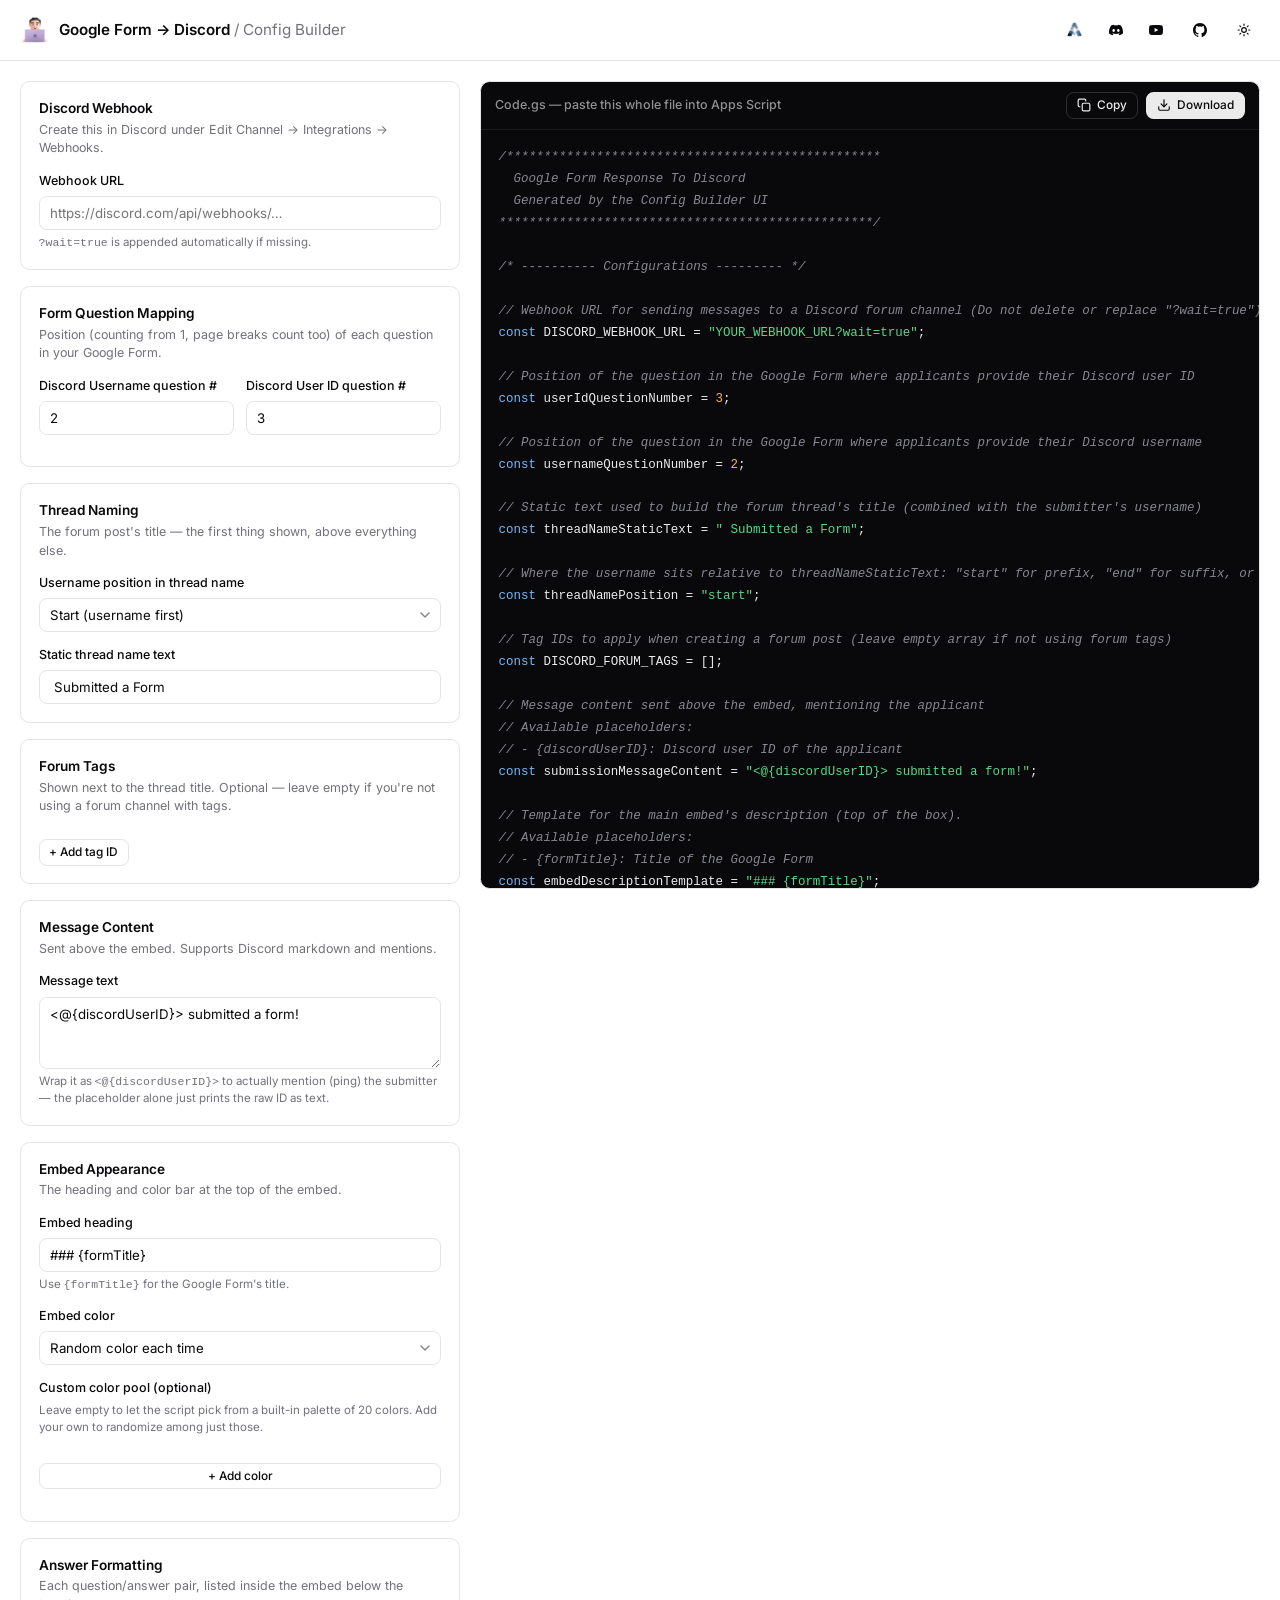
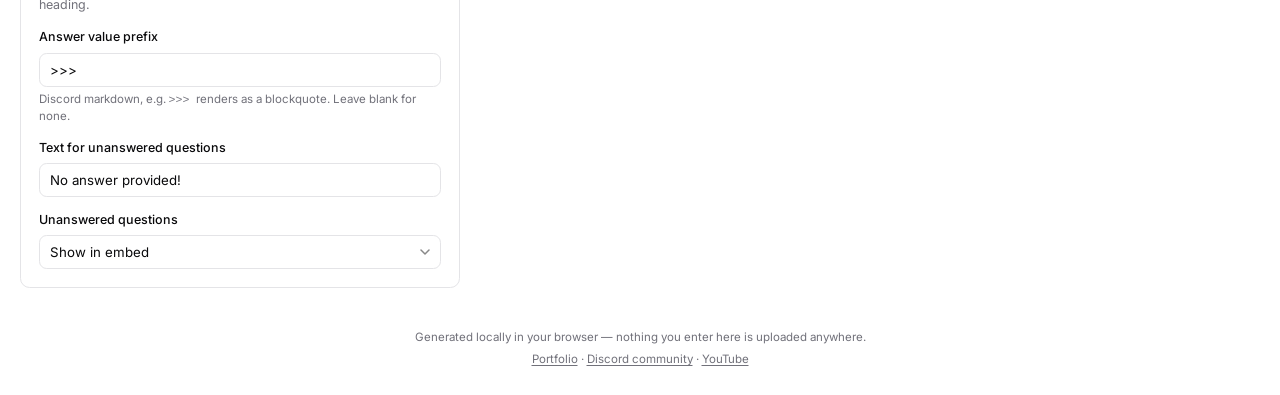
<file: index.html>
<!doctype html>
<html lang="en">
<head>
<meta charset="UTF-8" />
<meta name="viewport" content="width=device-width, initial-scale=1" />
<title>Google Form → Discord Config Builder — Generate Your Apps Script</title>
<meta name="description" content="Fill in your settings and get a ready-to-paste Google Apps Script file for sending Google Form responses to Discord as rich embeds, with forum thread support." />
<meta name="robots" content="index, follow" />
<meta name="author" content="Mourya Abhay Amarjeet" />
<meta name="keywords" content="Google Form to Discord, Discord webhook, Google Apps Script, Discord forum bot, Discord embed generator, Config Builder" />
<link rel="canonical" href="https://mouryaabhay.github.io/Google-Form-Response-To-Discord/" />

<meta property="og:type" content="website" />
<meta property="og:title" content="Google Form → Discord — Config Builder" />
<meta property="og:description" content="Fill in your settings and get a ready-to-paste Google Apps Script file for sending Google Form responses to Discord as rich embeds, with forum thread support." />
<meta property="og:url" content="https://mouryaabhay.github.io/Google-Form-Response-To-Discord/" />
<meta property="og:site_name" content="Google Form → Discord" />
<meta property="og:image" content="[data-uri]" />

<meta name="twitter:card" content="summary" />
<meta name="twitter:title" content="Google Form → Discord — Config Builder" />
<meta name="twitter:description" content="Fill in your settings and get a ready-to-paste Google Apps Script file for sending Google Form responses to Discord." />
<meta name="twitter:image" content="[data-uri]" />

<meta name="theme-color" content="#0a0a0f" media="(prefers-color-scheme: dark)" />
<meta name="theme-color" content="#ffffff" media="(prefers-color-scheme: light)" />
<link rel="icon" type="image/png" href="[data-uri]" />

<link rel="preconnect" href="https://fonts.googleapis.com" />
<link rel="preconnect" href="https://fonts.gstatic.com" crossorigin />
<link href="https://fonts.googleapis.com/css2?family=Inter:wght@400;500;600;700&display=swap" rel="stylesheet" />
<link rel="stylesheet" href="style.css" />
</head>
<body>

<header class="topbar">
  <div class="topbar-title">
    <img class="mark" src="[data-uri]" alt="" />
    <span>Google Form → Discord <span style="color:hsl(var(--muted-foreground));font-weight:400;">/ Config Builder</span></span>
  </div>
  <div class="topbar-actions">
    <a class="btn btn-ghost btn-icon social-link" href="https://mouryaabhay.vercel.app" target="_blank" rel="noopener" aria-label="Portfolio" data-tooltip="Portfolio">
      <img class="icon-img" src="[data-uri]" alt="Portfolio" />
    </a>
    <a class="btn btn-ghost btn-icon social-link" href="https://discord.com/invite/E4KRWJW49B" target="_blank" rel="noopener" aria-label="Discord community" data-tooltip="Discord community">
      <svg viewBox="0 0 24 24" fill="currentColor"><path d="M20.317 4.369a19.8 19.8 0 0 0-4.885-1.515.07.07 0 0 0-.075.035c-.211.375-.444.864-.608 1.25a18.3 18.3 0 0 0-5.487 0 12.6 12.6 0 0 0-.617-1.25.077.077 0 0 0-.075-.035 19.74 19.74 0 0 0-4.886 1.515.07.07 0 0 0-.032.027C.533 9.045-.32 13.579.099 18.057a.082.082 0 0 0 .031.057 19.9 19.9 0 0 0 5.993 3.03.078.078 0 0 0 .084-.028c.462-.63.874-1.295 1.226-1.994a.076.076 0 0 0-.041-.106 13.1 13.1 0 0 1-1.872-.892.077.077 0 0 1-.008-.128c.126-.094.252-.192.372-.291a.074.074 0 0 1 .077-.01c3.928 1.793 8.18 1.793 12.062 0a.074.074 0 0 1 .078.01c.12.099.246.198.373.292a.077.077 0 0 1-.006.127 12.3 12.3 0 0 1-1.873.892.076.076 0 0 0-.04.107c.36.698.772 1.362 1.225 1.993a.076.076 0 0 0 .084.029 19.84 19.84 0 0 0 6.002-3.03.077.077 0 0 0 .032-.057c.5-5.177-.838-9.674-3.549-13.66a.06.06 0 0 0-.031-.028ZM8.02 15.331c-1.183 0-2.157-1.086-2.157-2.419 0-1.333.955-2.419 2.157-2.419 1.211 0 2.176 1.096 2.157 2.419 0 1.333-.955 2.419-2.157 2.419Zm7.975 0c-1.183 0-2.157-1.086-2.157-2.419 0-1.333.955-2.419 2.157-2.419 1.211 0 2.176 1.096 2.157 2.419 0 1.333-.946 2.419-2.157 2.419Z"/></svg>
    </a>
    <a class="btn btn-ghost btn-icon social-link" href="https://www.youtube.com/@bymouryaabhay" target="_blank" rel="noopener" aria-label="YouTube channel" data-tooltip="YouTube channel">
      <svg viewBox="0 0 24 24" fill="currentColor"><path d="M23.5 6.2a3.02 3.02 0 0 0-2.12-2.14C19.5 3.5 12 3.5 12 3.5s-7.5 0-9.38.56A3.02 3.02 0 0 0 .5 6.2 31.6 31.6 0 0 0 0 12a31.6 31.6 0 0 0 .5 5.8 3.02 3.02 0 0 0 2.12 2.14c1.88.56 9.38.56 9.38.56s7.5 0 9.38-.56a3.02 3.02 0 0 0 2.12-2.14A31.6 31.6 0 0 0 24 12a31.6 31.6 0 0 0-.5-5.8ZM9.6 15.6V8.4l6.4 3.6-6.4 3.6Z"/></svg>
    </a>
    <a class="btn btn-ghost" id="ghStarLink" href="https://github.com/mouryaabhay/Google-Form-Response-To-Discord" target="_blank" rel="noopener" aria-label="View on GitHub" data-tooltip="GitHub">
      <svg viewBox="0 0 24 24" fill="currentColor"><path d="M12 0C5.37 0 0 5.5 0 12.3c0 5.44 3.44 10.05 8.21 11.68.6.12.82-.27.82-.6 0-.3-.01-1.08-.02-2.12-3.34.75-4.04-1.65-4.04-1.65-.55-1.43-1.34-1.82-1.34-1.82-1.09-.77.08-.76.08-.76 1.21.09 1.84 1.28 1.84 1.28 1.07 1.87 2.81 1.33 3.5 1.02.11-.79.42-1.33.76-1.64-2.66-.31-5.47-1.37-5.47-6.1 0-1.35.46-2.45 1.22-3.31-.12-.31-.53-1.57.12-3.28 0 0 1-.33 3.3 1.26a11.2 11.2 0 0 1 6 0c2.28-1.59 3.29-1.26 3.29-1.26.65 1.71.24 2.97.12 3.28.76.86 1.22 1.96 1.22 3.31 0 4.74-2.81 5.78-5.49 6.09.43.38.81 1.14.81 2.3 0 1.66-.02 3-.02 3.41 0 .33.22.72.83.6C20.57 22.34 24 17.74 24 12.3 24 5.5 18.63 0 12 0Z"/></svg>
      <span id="ghStarCount"></span>
    </a>
    <button class="btn btn-ghost btn-icon" id="theme-toggle" aria-label="Toggle theme" data-tooltip="Toggle theme">
      <svg class="icon-sun" viewBox="0 0 24 24" fill="none" stroke="currentColor" stroke-width="2" stroke-linecap="round"><circle cx="12" cy="12" r="4"/><path d="M12 2v2M12 20v2M4.9 4.9l1.4 1.4M17.7 17.7l1.4 1.4M2 12h2M20 12h2M4.9 19.1l1.4-1.4M17.7 6.3l1.4-1.4"/></svg>
      <svg class="icon-moon" viewBox="0 0 24 24" fill="currentColor"><path d="M21 12.79A9 9 0 1 1 11.21 3 7 7 0 0 0 21 12.79Z"/></svg>
    </button>
  </div>
</header>

<div class="tabbar" role="tablist">
  <button class="tab" role="tab" id="tab-form" aria-selected="true">Configure</button>
  <button class="tab" role="tab" id="tab-code" aria-selected="false">Code</button>
</div>

<main class="layout" id="layout" data-tab="form">

  <section class="panel-form" id="panel-form">

    <div class="card">
      <div class="card-title">Discord Webhook</div>
      <p class="card-description">Create this in Discord under Edit Channel → Integrations → Webhooks.</p>
      <div class="field">
        <label class="label" for="webhookUrl">Webhook URL</label>
        <input class="input" id="webhookUrl" type="url" placeholder="https://discord.com/api/webhooks/…" autocomplete="off" spellcheck="false" />
        <span class="helper" id="webhookHelper"><code>?wait=true</code> is appended automatically if missing.</span>
      </div>
    </div>

    <div class="card">
      <div class="card-title">Form Question Mapping</div>
      <p class="card-description">Position (counting from 1, page breaks count too) of each question in your Google Form.</p>
      <div class="field-row">
        <div class="field">
          <label class="label" for="usernameQuestionNumber">Discord Username question #</label>
          <input class="input" id="usernameQuestionNumber" type="number" min="1" value="2" />
        </div>
        <div class="field">
          <label class="label" for="userIdQuestionNumber">Discord User ID question #</label>
          <input class="input" id="userIdQuestionNumber" type="number" min="1" value="3" />
        </div>
      </div>
    </div>

    <div class="card">
      <div class="card-title">Thread Naming</div>
      <p class="card-description">The forum post's title — the first thing shown, above everything else.</p>
      <div class="field">
        <label class="label" for="threadNamePosition">Username position in thread name</label>
        <select class="select" id="threadNamePosition">
          <option value="start">Start (username first)</option>
          <option value="end">End (username last)</option>
          <option value="none">Don't use username</option>
        </select>
      </div>
      <div class="field">
        <label class="label" for="threadNameStaticText">Static thread name text</label>
        <input class="input" id="threadNameStaticText" type="text" value=" Submitted a Form" />
      </div>
    </div>

    <div class="card">
      <div class="card-title">Forum Tags</div>
      <p class="card-description">Shown next to the thread title. Optional — leave empty if you're not using a forum channel with tags.</p>
      <div class="tag-list" id="tagList"></div>
      <button class="btn btn-outline btn-sm" id="addTagBtn" type="button">+ Add tag ID</button>
    </div>

    <div class="card">
      <div class="card-title">Message Content</div>
      <p class="card-description">Sent above the embed. Supports Discord markdown and mentions.</p>
      <div class="field">
        <label class="label" for="submissionMessageContent">Message text</label>
        <textarea class="textarea" id="submissionMessageContent">&lt;@{discordUserID}&gt; submitted a form!</textarea>
        <span class="helper">Wrap it as <code>&lt;@{discordUserID}&gt;</code> to actually mention (ping) the submitter — the placeholder alone just prints the raw ID as text.</span>
      </div>
    </div>

    <div class="card">
      <div class="card-title">Embed Appearance</div>
      <p class="card-description">The heading and color bar at the top of the embed.</p>
      <div class="field">
        <label class="label" for="embedDescriptionTemplate">Embed heading</label>
        <input class="input" id="embedDescriptionTemplate" type="text" value="### {formTitle}" />
        <span class="helper">Use <code>{formTitle}</code> for the Google Form's title.</span>
      </div>
      <div class="field">
        <label class="label" for="colorMode">Embed color</label>
        <select class="select" id="colorMode">
          <option value="random">Random color each time</option>
          <option value="single">Always one fixed color</option>
        </select>
      </div>
      <div class="field" id="randomColorsField">
        <label class="label">Custom color pool (optional)</label>
        <span class="helper" style="margin-bottom:0.4rem;">Leave empty to let the script pick from a built-in palette of 20 colors. Add your own to randomize among just those.</span>
        <div class="tag-list" id="colorList"></div>
        <button class="btn btn-outline btn-sm" id="addColorBtn" type="button">+ Add color</button>
      </div>
      <div class="field" id="singleColorField" style="display:none;">
        <label class="label" for="singleColor">Pick a color</label>
        <input class="color-input" id="singleColor" type="color" value="#5865f2" />
      </div>
    </div>

    <div class="card">
      <div class="card-title">Answer Formatting</div>
      <p class="card-description">Each question/answer pair, listed inside the embed below the heading.</p>
      <div class="field">
        <label class="label" for="embedFieldValuePrefix">Answer value prefix</label>
        <input class="input" id="embedFieldValuePrefix" type="text" value=">>> " />
        <span class="helper">Discord markdown, e.g. <code>&gt;&gt;&gt; </code> renders as a blockquote. Leave blank for none.</span>
      </div>
      <div class="field">
        <label class="label" for="noAnswerMessage">Text for unanswered questions</label>
        <input class="input" id="noAnswerMessage" type="text" value="No answer provided!" />
      </div>
      <div class="field">
        <label class="label" for="skipEmptyResponses">Unanswered questions</label>
        <select class="select" id="skipEmptyResponses">
          <option value="false">Show in embed</option>
          <option value="true">Hide from embed</option>
        </select>
      </div>
    </div>

  </section>

  <section class="panel-code" id="panel-code">
    <div class="code-toolbar">
      <span class="code-toolbar-title">Code.gs — paste this whole file into Apps Script</span>
      <div class="code-toolbar-actions">
        <button class="btn btn-outline btn-sm" id="copyBtn" type="button">
          <svg viewBox="0 0 24 24" fill="none" stroke="currentColor" stroke-width="2" stroke-linecap="round" stroke-linejoin="round"><rect x="9" y="9" width="13" height="13" rx="2"/><path d="M5 15H4a2 2 0 0 1-2-2V4a2 2 0 0 1 2-2h9a2 2 0 0 1 2 2v1"/></svg>
          Copy
        </button>
        <button class="btn btn-primary btn-sm" id="downloadBtn" type="button">
          <svg viewBox="0 0 24 24" fill="none" stroke="currentColor" stroke-width="2" stroke-linecap="round" stroke-linejoin="round"><path d="M21 15v4a2 2 0 0 1-2 2H5a2 2 0 0 1-2-2v-4"/><polyline points="7 10 12 15 17 10"/><line x1="12" y1="15" x2="12" y2="3"/></svg>
          Download
        </button>
      </div>
    </div>
    <div class="code-scroll">
      <pre><code id="codeOutput"></code></pre>
    </div>
  </section>

</main>

<p class="footnote">
  Generated locally in your browser — nothing you enter here is uploaded anywhere.<br />
  <a href="https://mouryaabhay.vercel.app" target="_blank" rel="noopener">Portfolio</a>
  ·
  <a href="https://discord.com/invite/E4KRWJW49B" target="_blank" rel="noopener">Discord community</a>
  ·
  <a href="https://www.youtube.com/@bymouryaabhay" target="_blank" rel="noopener">YouTube</a>
</p>

<div class="toast" id="toast"></div>

<script src="app.js"></script>
</body>
</html>
</file>
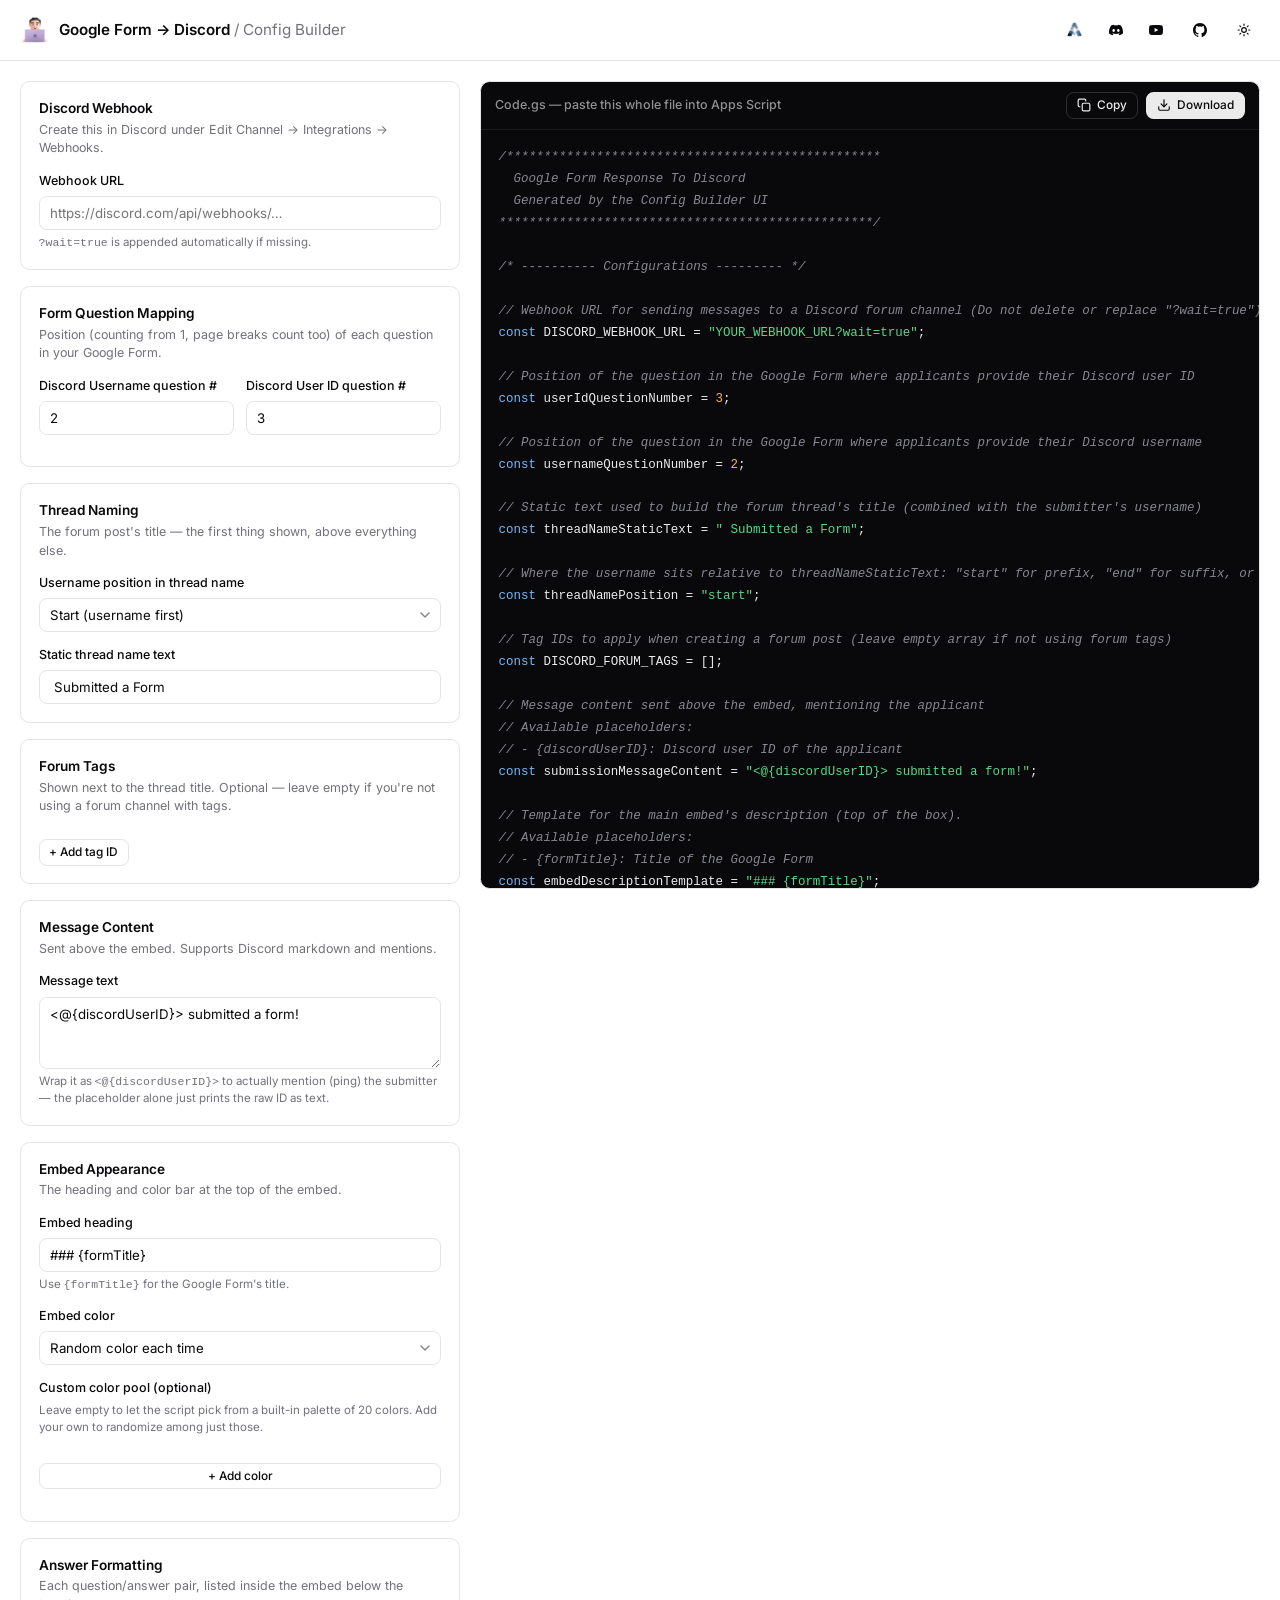
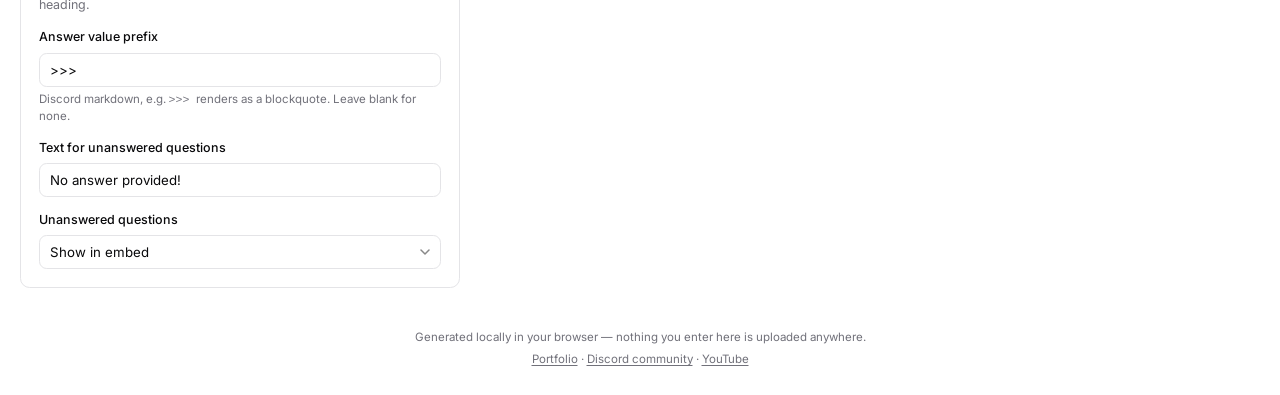
<file: ui/index.html>
<!doctype html>
<html lang="en">
<head>
<meta charset="UTF-8" />
<meta name="viewport" content="width=device-width, initial-scale=1" />
<title>Google Form → Discord Config Builder — Generate Your Apps Script</title>
<meta name="description" content="Fill in your settings and get a ready-to-paste Google Apps Script file for sending Google Form responses to Discord as rich embeds, with forum thread support." />
<meta name="robots" content="index, follow" />
<meta name="author" content="Mourya Abhay Amarjeet" />
<meta name="keywords" content="Google Form to Discord, Discord webhook, Google Apps Script, Discord forum bot, Discord embed generator, Config Builder" />
<link rel="canonical" href="https://mouryaabhay.github.io/Google-Form-Response-To-Discord/" />

<meta property="og:type" content="website" />
<meta property="og:title" content="Google Form → Discord — Config Builder" />
<meta property="og:description" content="Fill in your settings and get a ready-to-paste Google Apps Script file for sending Google Form responses to Discord as rich embeds, with forum thread support." />
<meta property="og:url" content="https://mouryaabhay.github.io/Google-Form-Response-To-Discord/" />
<meta property="og:site_name" content="Google Form → Discord" />
<meta property="og:image" content="[data-uri]" />

<meta name="twitter:card" content="summary" />
<meta name="twitter:title" content="Google Form → Discord — Config Builder" />
<meta name="twitter:description" content="Fill in your settings and get a ready-to-paste Google Apps Script file for sending Google Form responses to Discord." />
<meta name="twitter:image" content="[data-uri]" />

<meta name="theme-color" content="#0a0a0f" media="(prefers-color-scheme: dark)" />
<meta name="theme-color" content="#ffffff" media="(prefers-color-scheme: light)" />
<link rel="icon" type="image/png" href="[data-uri]" />

<link rel="preconnect" href="https://fonts.googleapis.com" />
<link rel="preconnect" href="https://fonts.gstatic.com" crossorigin />
<link href="https://fonts.googleapis.com/css2?family=Inter:wght@400;500;600;700&display=swap" rel="stylesheet" />
<link rel="stylesheet" href="style.css" />
</head>
<body>

<header class="topbar">
  <div class="topbar-title">
    <img class="mark" src="[data-uri]" alt="" />
    <span>Google Form → Discord <span style="color:hsl(var(--muted-foreground));font-weight:400;">/ Config Builder</span></span>
  </div>
  <div class="topbar-actions">
    <a class="btn btn-ghost btn-icon social-link" href="https://mouryaabhay.vercel.app" target="_blank" rel="noopener" aria-label="Portfolio" data-tooltip="Portfolio">
      <img class="icon-img" src="[data-uri]" alt="Portfolio" />
    </a>
    <a class="btn btn-ghost btn-icon social-link" href="https://discord.com/invite/E4KRWJW49B" target="_blank" rel="noopener" aria-label="Discord community" data-tooltip="Discord community">
      <svg viewBox="0 0 24 24" fill="currentColor"><path d="M20.317 4.369a19.8 19.8 0 0 0-4.885-1.515.07.07 0 0 0-.075.035c-.211.375-.444.864-.608 1.25a18.3 18.3 0 0 0-5.487 0 12.6 12.6 0 0 0-.617-1.25.077.077 0 0 0-.075-.035 19.74 19.74 0 0 0-4.886 1.515.07.07 0 0 0-.032.027C.533 9.045-.32 13.579.099 18.057a.082.082 0 0 0 .031.057 19.9 19.9 0 0 0 5.993 3.03.078.078 0 0 0 .084-.028c.462-.63.874-1.295 1.226-1.994a.076.076 0 0 0-.041-.106 13.1 13.1 0 0 1-1.872-.892.077.077 0 0 1-.008-.128c.126-.094.252-.192.372-.291a.074.074 0 0 1 .077-.01c3.928 1.793 8.18 1.793 12.062 0a.074.074 0 0 1 .078.01c.12.099.246.198.373.292a.077.077 0 0 1-.006.127 12.3 12.3 0 0 1-1.873.892.076.076 0 0 0-.04.107c.36.698.772 1.362 1.225 1.993a.076.076 0 0 0 .084.029 19.84 19.84 0 0 0 6.002-3.03.077.077 0 0 0 .032-.057c.5-5.177-.838-9.674-3.549-13.66a.06.06 0 0 0-.031-.028ZM8.02 15.331c-1.183 0-2.157-1.086-2.157-2.419 0-1.333.955-2.419 2.157-2.419 1.211 0 2.176 1.096 2.157 2.419 0 1.333-.955 2.419-2.157 2.419Zm7.975 0c-1.183 0-2.157-1.086-2.157-2.419 0-1.333.955-2.419 2.157-2.419 1.211 0 2.176 1.096 2.157 2.419 0 1.333-.946 2.419-2.157 2.419Z"/></svg>
    </a>
    <a class="btn btn-ghost btn-icon social-link" href="https://www.youtube.com/@bymouryaabhay" target="_blank" rel="noopener" aria-label="YouTube channel" data-tooltip="YouTube channel">
      <svg viewBox="0 0 24 24" fill="currentColor"><path d="M23.5 6.2a3.02 3.02 0 0 0-2.12-2.14C19.5 3.5 12 3.5 12 3.5s-7.5 0-9.38.56A3.02 3.02 0 0 0 .5 6.2 31.6 31.6 0 0 0 0 12a31.6 31.6 0 0 0 .5 5.8 3.02 3.02 0 0 0 2.12 2.14c1.88.56 9.38.56 9.38.56s7.5 0 9.38-.56a3.02 3.02 0 0 0 2.12-2.14A31.6 31.6 0 0 0 24 12a31.6 31.6 0 0 0-.5-5.8ZM9.6 15.6V8.4l6.4 3.6-6.4 3.6Z"/></svg>
    </a>
    <a class="btn btn-ghost" id="ghStarLink" href="https://github.com/mouryaabhay/Google-Form-Response-To-Discord" target="_blank" rel="noopener" aria-label="View on GitHub" data-tooltip="GitHub">
      <svg viewBox="0 0 24 24" fill="currentColor"><path d="M12 0C5.37 0 0 5.5 0 12.3c0 5.44 3.44 10.05 8.21 11.68.6.12.82-.27.82-.6 0-.3-.01-1.08-.02-2.12-3.34.75-4.04-1.65-4.04-1.65-.55-1.43-1.34-1.82-1.34-1.82-1.09-.77.08-.76.08-.76 1.21.09 1.84 1.28 1.84 1.28 1.07 1.87 2.81 1.33 3.5 1.02.11-.79.42-1.33.76-1.64-2.66-.31-5.47-1.37-5.47-6.1 0-1.35.46-2.45 1.22-3.31-.12-.31-.53-1.57.12-3.28 0 0 1-.33 3.3 1.26a11.2 11.2 0 0 1 6 0c2.28-1.59 3.29-1.26 3.29-1.26.65 1.71.24 2.97.12 3.28.76.86 1.22 1.96 1.22 3.31 0 4.74-2.81 5.78-5.49 6.09.43.38.81 1.14.81 2.3 0 1.66-.02 3-.02 3.41 0 .33.22.72.83.6C20.57 22.34 24 17.74 24 12.3 24 5.5 18.63 0 12 0Z"/></svg>
      <span id="ghStarCount"></span>
    </a>
    <button class="btn btn-ghost btn-icon" id="theme-toggle" aria-label="Toggle theme" data-tooltip="Toggle theme">
      <svg class="icon-sun" viewBox="0 0 24 24" fill="none" stroke="currentColor" stroke-width="2" stroke-linecap="round"><circle cx="12" cy="12" r="4"/><path d="M12 2v2M12 20v2M4.9 4.9l1.4 1.4M17.7 17.7l1.4 1.4M2 12h2M20 12h2M4.9 19.1l1.4-1.4M17.7 6.3l1.4-1.4"/></svg>
      <svg class="icon-moon" viewBox="0 0 24 24" fill="currentColor"><path d="M21 12.79A9 9 0 1 1 11.21 3 7 7 0 0 0 21 12.79Z"/></svg>
    </button>
  </div>
</header>

<div class="tabbar" role="tablist">
  <button class="tab" role="tab" id="tab-form" aria-selected="true">Configure</button>
  <button class="tab" role="tab" id="tab-code" aria-selected="false">Code</button>
</div>

<main class="layout" id="layout" data-tab="form">

  <section class="panel-form" id="panel-form">

    <div class="card">
      <div class="card-title">Discord Webhook</div>
      <p class="card-description">Create this in Discord under Edit Channel → Integrations → Webhooks.</p>
      <div class="field">
        <label class="label" for="webhookUrl">Webhook URL</label>
        <input class="input" id="webhookUrl" type="url" placeholder="https://discord.com/api/webhooks/…" autocomplete="off" spellcheck="false" />
        <span class="helper"><code>?wait=true</code> is appended automatically if missing.</span>
      </div>
    </div>

    <div class="card">
      <div class="card-title">Form Question Mapping</div>
      <p class="card-description">Position (counting from 1, page breaks count too) of each question in your Google Form.</p>
      <div class="field-row">
        <div class="field">
          <label class="label" for="usernameQuestionNumber">Discord Username question #</label>
          <input class="input" id="usernameQuestionNumber" type="number" min="1" value="2" />
        </div>
        <div class="field">
          <label class="label" for="userIdQuestionNumber">Discord User ID question #</label>
          <input class="input" id="userIdQuestionNumber" type="number" min="1" value="3" />
        </div>
      </div>
    </div>

    <div class="card">
      <div class="card-title">Thread Naming</div>
      <p class="card-description">The forum post's title — the first thing shown, above everything else.</p>
      <div class="field">
        <label class="label" for="threadNamePosition">Username position in thread name</label>
        <select class="select" id="threadNamePosition">
          <option value="start">Start (username first)</option>
          <option value="end">End (username last)</option>
          <option value="none">Don't use username</option>
        </select>
      </div>
      <div class="field">
        <label class="label" for="threadNameStaticText">Static thread name text</label>
        <input class="input" id="threadNameStaticText" type="text" value=" Submitted a Form" />
      </div>
    </div>

    <div class="card">
      <div class="card-title">Forum Tags</div>
      <p class="card-description">Shown next to the thread title. Optional — leave empty if you're not using a forum channel with tags.</p>
      <div class="tag-list" id="tagList"></div>
      <button class="btn btn-outline btn-sm" id="addTagBtn" type="button">+ Add tag ID</button>
    </div>

    <div class="card">
      <div class="card-title">Message Content</div>
      <p class="card-description">Sent above the embed. Supports Discord markdown and mentions.</p>
      <div class="field">
        <label class="label" for="submissionMessageContent">Message text</label>
        <textarea class="textarea" id="submissionMessageContent">&lt;@{discordUserID}&gt; submitted a form!</textarea>
        <span class="helper">Wrap it as <code>&lt;@{discordUserID}&gt;</code> to actually mention (ping) the submitter — the placeholder alone just prints the raw ID as text.</span>
      </div>
    </div>

    <div class="card">
      <div class="card-title">Embed Appearance</div>
      <p class="card-description">The heading and color bar at the top of the embed.</p>
      <div class="field">
        <label class="label" for="embedDescriptionTemplate">Embed heading</label>
        <input class="input" id="embedDescriptionTemplate" type="text" value="### {formTitle}" />
        <span class="helper">Use <code>{formTitle}</code> for the Google Form's title.</span>
      </div>
      <div class="field">
        <label class="label" for="colorMode">Embed color</label>
        <select class="select" id="colorMode">
          <option value="random">Random color each time</option>
          <option value="single">Always one fixed color</option>
        </select>
      </div>
      <div class="field" id="randomColorsField">
        <label class="label">Custom color pool (optional)</label>
        <span class="helper" style="margin-bottom:0.4rem;">Leave empty to let the script pick from a built-in palette of 20 colors. Add your own to randomize among just those.</span>
        <div class="tag-list" id="colorList"></div>
        <button class="btn btn-outline btn-sm" id="addColorBtn" type="button">+ Add color</button>
      </div>
      <div class="field" id="singleColorField" style="display:none;">
        <label class="label" for="singleColor">Pick a color</label>
        <input class="color-input" id="singleColor" type="color" value="#5865f2" />
      </div>
    </div>

    <div class="card">
      <div class="card-title">Answer Formatting</div>
      <p class="card-description">Each question/answer pair, listed inside the embed below the heading.</p>
      <div class="field">
        <label class="label" for="embedFieldValuePrefix">Answer value prefix</label>
        <input class="input" id="embedFieldValuePrefix" type="text" value=">>> " />
        <span class="helper">Discord markdown, e.g. <code>&gt;&gt;&gt; </code> renders as a blockquote. Leave blank for none.</span>
      </div>
      <div class="field">
        <label class="label" for="noAnswerMessage">Text for unanswered questions</label>
        <input class="input" id="noAnswerMessage" type="text" value="No answer provided!" />
      </div>
      <div class="field">
        <label class="label" for="skipEmptyResponses">Unanswered questions</label>
        <select class="select" id="skipEmptyResponses">
          <option value="false">Show in embed</option>
          <option value="true">Hide from embed</option>
        </select>
      </div>
    </div>

  </section>

  <section class="panel-code" id="panel-code">
    <div class="code-toolbar">
      <span class="code-toolbar-title">Code.gs — paste this whole file into Apps Script</span>
      <div class="code-toolbar-actions">
        <button class="btn btn-outline btn-sm" id="copyBtn" type="button">
          <svg viewBox="0 0 24 24" fill="none" stroke="currentColor" stroke-width="2" stroke-linecap="round" stroke-linejoin="round"><rect x="9" y="9" width="13" height="13" rx="2"/><path d="M5 15H4a2 2 0 0 1-2-2V4a2 2 0 0 1 2-2h9a2 2 0 0 1 2 2v1"/></svg>
          Copy
        </button>
        <button class="btn btn-primary btn-sm" id="downloadBtn" type="button">
          <svg viewBox="0 0 24 24" fill="none" stroke="currentColor" stroke-width="2" stroke-linecap="round" stroke-linejoin="round"><path d="M21 15v4a2 2 0 0 1-2 2H5a2 2 0 0 1-2-2v-4"/><polyline points="7 10 12 15 17 10"/><line x1="12" y1="15" x2="12" y2="3"/></svg>
          Download
        </button>
      </div>
    </div>
    <div class="code-scroll">
      <pre><code id="codeOutput"></code></pre>
    </div>
  </section>

</main>

<p class="footnote">
  Generated locally in your browser — nothing you enter here is uploaded anywhere.<br />
  <a href="https://mouryaabhay.vercel.app" target="_blank" rel="noopener">Portfolio</a>
  ·
  <a href="https://discord.com/invite/E4KRWJW49B" target="_blank" rel="noopener">Discord community</a>
  ·
  <a href="https://www.youtube.com/@bymouryaabhay" target="_blank" rel="noopener">YouTube</a>
</p>

<div class="toast" id="toast"></div>

<script src="app.js"></script>
</body>
</html>
</file>
<file: style.css>
/* ---------- Design tokens (shadcn/ui "zinc" palette) ---------- */
:root {
  color-scheme: light dark;
  --font-sans: "Inter", ui-sans-serif, system-ui, -apple-system, "Segoe UI", Roboto, Helvetica, Arial, sans-serif;
  --background: 0 0% 100%;
  --foreground: 240 10% 3.9%;
  --card: 0 0% 100%;
  --card-foreground: 240 10% 3.9%;
  --border: 240 5.9% 90%;
  --input: 240 5.9% 90%;
  --ring: 240 5.9% 10%;
  --primary: 240 5.9% 10%;
  --primary-foreground: 0 0% 98%;
  --secondary: 240 4.8% 95.9%;
  --secondary-foreground: 240 5.9% 10%;
  --muted: 240 4.8% 95.9%;
  --muted-foreground: 240 3.8% 46.1%;
  --accent: 240 4.8% 95.9%;
  --accent-foreground: 240 5.9% 10%;
  --destructive: 0 84.2% 60.2%;
  --destructive-foreground: 0 0% 98%;
  --success: 142 71% 45%;
  --radius: 0.6rem;

  --code-bg: 240 10% 3.9%;
  --code-fg: 0 0% 92%;
  --code-keyword: 210 90% 72%;
  --code-string: 142 60% 60%;
  --code-number: 35 90% 65%;
  --code-comment: 240 5% 55%;
  --code-punct: 0 0% 75%;
  --code-func: 45 93% 68%;
}

:root[data-theme="light"] {
  color-scheme: light;
}

:root[data-theme="dark"] {
  color-scheme: dark;
  --background: 240 10% 6%;
  --foreground: 0 0% 98%;
  --card: 240 8% 9%;
  --card-foreground: 0 0% 98%;
  --border: 240 4% 18%;
  --input: 240 4% 18%;
  --ring: 240 4.9% 83.9%;
  --primary: 0 0% 98%;
  --primary-foreground: 240 5.9% 10%;
  --secondary: 240 4% 15%;
  --secondary-foreground: 0 0% 98%;
  --muted: 240 4% 15%;
  --muted-foreground: 240 5% 64.9%;
  --accent: 240 4% 15%;
  --accent-foreground: 0 0% 98%;
  --destructive: 0 62.8% 45%;
  --destructive-foreground: 0 0% 98%;
  --success: 142 60% 50%;

  --code-bg: 240 10% 4%;
}

@media (prefers-color-scheme: dark) {
  :root:not([data-theme="light"]) {
    --background: 240 10% 6%;
    --foreground: 0 0% 98%;
    --card: 240 8% 9%;
    --card-foreground: 0 0% 98%;
    --border: 240 4% 18%;
    --input: 240 4% 18%;
    --ring: 240 4.9% 83.9%;
    --primary: 0 0% 98%;
    --primary-foreground: 240 5.9% 10%;
    --secondary: 240 4% 15%;
    --secondary-foreground: 0 0% 98%;
    --muted: 240 4% 15%;
    --muted-foreground: 240 5% 64.9%;
    --accent: 240 4% 15%;
    --accent-foreground: 0 0% 98%;
    --destructive: 0 62.8% 45%;
    --destructive-foreground: 0 0% 98%;
    --success: 142 60% 50%;
    --code-bg: 240 10% 4%;
  }
}

* { box-sizing: border-box; }

html, body {
  height: 100%;
}

body {
  margin: 0;
  background: hsl(var(--background));
  color: hsl(var(--foreground));
  font-family: var(--font-sans);
  font-size: 14px;
  line-height: 1.5;
  -webkit-font-smoothing: antialiased;
}

button, input, select, textarea {
  font-family: var(--font-sans);
}

a { color: inherit; }

/* ---------- Layout ---------- */
.topbar {
  position: sticky;
  top: 0;
  z-index: 20;
  display: flex;
  align-items: center;
  justify-content: space-between;
  gap: 1rem;
  padding: 0.85rem 1.25rem;
  border-bottom: 1px solid hsl(var(--border));
  background: hsl(var(--background) / 0.85);
  backdrop-filter: blur(8px);
}

.topbar-title {
  display: flex;
  align-items: center;
  gap: 0.6rem;
  font-weight: 600;
  font-size: 0.95rem;
  white-space: nowrap;
}

.topbar-title .mark {
  display: block;
  width: 1.85rem;
  height: 1.85rem;
  border-radius: 0.45rem;
  flex-shrink: 0;
  object-fit: cover;
}

.topbar-actions {
  display: flex;
  align-items: center;
  gap: 0.5rem;
}

.tabbar {
  display: none;
  position: sticky;
  top: 52px;
  z-index: 19;
  gap: 0.25rem;
  padding: 0.4rem;
  background: hsl(var(--background));
  border-bottom: 1px solid hsl(var(--border));
}

.tab {
  flex: 1;
  text-align: center;
  padding: 0.5rem 0.75rem;
  border-radius: calc(var(--radius) - 2px);
  border: none;
  background: transparent;
  color: hsl(var(--muted-foreground));
  font-size: 0.85rem;
  font-weight: 500;
  cursor: pointer;
}

.tab[aria-selected="true"] {
  background: hsl(var(--secondary));
  color: hsl(var(--secondary-foreground));
}

.layout {
  display: grid;
  grid-template-columns: minmax(360px, 480px) 1fr;
  align-items: start;
  max-width: 1400px;
  margin: 0 auto;
}

.panel-form {
  min-width: 0;
  padding: 1.25rem;
  display: flex;
  flex-direction: column;
  gap: 1rem;
}

.panel-code {
  min-width: 0;
  position: sticky;
  top: calc(52px + 1.25rem);
  height: calc(100vh - 52px - 2.5rem);
  margin: 1.25rem 1.25rem 1.25rem 0;
  display: flex;
  flex-direction: column;
  border: 1px solid hsl(var(--border));
  border-radius: var(--radius);
  overflow: hidden;
  background: hsl(var(--code-bg));
}

/* ---------- Card ---------- */
.card {
  border: 1px solid hsl(var(--border));
  background: hsl(var(--card));
  color: hsl(var(--card-foreground));
  border-radius: var(--radius);
  padding: 1rem 1.1rem 1.1rem;
}

.card-title {
  font-size: 0.85rem;
  font-weight: 600;
  margin: 0 0 0.15rem;
  display: flex;
  align-items: center;
  gap: 0.4rem;
}

.card-description {
  font-size: 0.78rem;
  color: hsl(var(--muted-foreground));
  margin: 0 0 0.85rem;
}

/* ---------- Form primitives ---------- */
.field {
  display: flex;
  flex-direction: column;
  gap: 0.35rem;
  margin-bottom: 0.85rem;
}

.field:last-child { margin-bottom: 0; }

.field-row {
  display: grid;
  grid-template-columns: 1fr 1fr;
  gap: 0.75rem;
}

.label {
  font-size: 0.78rem;
  font-weight: 500;
  color: hsl(var(--foreground));
}

.helper {
  font-size: 0.72rem;
  color: hsl(var(--muted-foreground));
  margin-top: -0.1rem;
}

.helper-warning {
  color: hsl(var(--destructive));
  font-weight: 500;
}

.input-warning {
  border-color: hsl(var(--destructive)) !important;
}
.input-warning:focus {
  box-shadow: 0 0 0 3px hsl(var(--destructive) / 0.15) !important;
}

.input, .select, .textarea {
  width: 100%;
  border: 1px solid hsl(var(--input));
  background: hsl(var(--background));
  color: hsl(var(--foreground));
  border-radius: calc(var(--radius) - 2px);
  padding: 0.5rem 0.65rem;
  font-size: 0.83rem;
  font-family: inherit;
  transition: border-color 0.15s, box-shadow 0.15s;
}

.textarea {
  resize: vertical;
  min-height: 4.5rem;
}

.input:focus, .select:focus, .textarea:focus {
  outline: none;
  border-color: hsl(var(--ring));
  box-shadow: 0 0 0 3px hsl(var(--ring) / 0.15);
}

.select {
  appearance: none;
  background-image: url("data:image/svg+xml;utf8,<svg xmlns='http://www.w3.org/2000/svg' width='10' height='6' viewBox='0 0 10 6'><path d='M1 1l4 4 4-4' fill='none' stroke='%23888' stroke-width='1.5' stroke-linecap='round' stroke-linejoin='round'/></svg>");
  background-repeat: no-repeat;
  background-position: right 0.65rem center;
  padding-right: 1.75rem;
}

.color-input {
  width: 3rem;
  height: 2.1rem;
  padding: 0.15rem;
  border: 1px solid hsl(var(--input));
  border-radius: calc(var(--radius) - 2px);
  background: hsl(var(--background));
  cursor: pointer;
}

/* ---------- Buttons ---------- */
.btn {
  display: inline-flex;
  align-items: center;
  justify-content: center;
  gap: 0.4rem;
  border-radius: calc(var(--radius) - 2px);
  border: 1px solid transparent;
  padding: 0.5rem 0.85rem;
  font-size: 0.8rem;
  font-weight: 500;
  cursor: pointer;
  text-decoration: none;
  transition: background-color 0.15s, border-color 0.15s, color 0.15s;
  white-space: nowrap;
}

.btn:focus-visible {
  outline: none;
  box-shadow: 0 0 0 3px hsl(var(--ring) / 0.25);
}

.btn-primary {
  background: hsl(var(--primary));
  color: hsl(var(--primary-foreground));
}
.btn-primary:hover { opacity: 0.9; }

.btn-outline {
  background: transparent;
  border-color: hsl(var(--border));
  color: hsl(var(--foreground));
}
.btn-outline:hover { background: hsl(var(--secondary)); }

.btn-ghost {
  background: transparent;
  color: hsl(var(--foreground));
}
.btn-ghost:hover { background: hsl(var(--secondary)); }

.btn-icon {
  padding: 0.45rem;
  width: 2.05rem;
  height: 2.05rem;
}

.btn-sm { padding: 0.32rem 0.6rem; font-size: 0.74rem; }

.btn svg { width: 14px; height: 14px; flex-shrink: 0; }

.icon-img {
  width: 15px;
  height: 15px;
  flex-shrink: 0;
  border-radius: 3px;
  display: block;
}

/* ---------- Tooltip (icon-only controls) ---------- */
[data-tooltip] { position: relative; }

[data-tooltip]::after {
  content: attr(data-tooltip);
  position: absolute;
  top: calc(100% + 8px);
  left: 50%;
  transform: translateX(-50%) translateY(-4px);
  background: hsl(var(--foreground));
  color: hsl(var(--background));
  font-size: 0.7rem;
  font-weight: 500;
  padding: 0.3rem 0.55rem;
  border-radius: 0.35rem;
  white-space: nowrap;
  opacity: 0;
  visibility: hidden;
  pointer-events: none;
  transition: opacity 0.12s ease, transform 0.12s ease;
  z-index: 60;
}

[data-tooltip]:hover::after,
[data-tooltip]:focus-visible::after {
  opacity: 1;
  visibility: visible;
  transform: translateX(-50%) translateY(0);
}

/* Right-align tooltip for controls near the right edge so it doesn't clip */
#theme-toggle::after,
#ghStarLink::after {
  left: auto;
  right: 0;
  transform: translateY(-4px);
}
#theme-toggle:hover::after,
#theme-toggle:focus-visible::after,
#ghStarLink:hover::after,
#ghStarLink:focus-visible::after {
  transform: translateY(0);
}

/* Tooltips inside the tag/color rows sit above instead of below (avoid clipping at list edges) */
.tag-row [data-tooltip]::after {
  top: auto;
  bottom: calc(100% + 8px);
  transform: translateX(-50%) translateY(4px);
}
.tag-row [data-tooltip]:hover::after,
.tag-row [data-tooltip]:focus-visible::after {
  transform: translateX(-50%) translateY(0);
}

#ghStarLink { padding: 0.45rem 0.7rem; }
#ghStarCount {
  font-size: 0.78rem;
  font-weight: 600;
  font-variant-numeric: tabular-nums;
}
#ghStarCount:empty { display: none; }

/* ---------- Tag list (forum tags) ---------- */
.tag-list {
  display: flex;
  flex-direction: column;
  gap: 0.5rem;
  margin-bottom: 0.6rem;
}

.tag-row {
  display: flex;
  gap: 0.4rem;
}

.tag-row .input { flex: 1; }

/* ---------- Toggle helper for radio-style selects ---------- */
.inline-hint {
  display: flex;
  align-items: center;
  gap: 0.4rem;
  flex-wrap: wrap;
}

/* ---------- Code panel ---------- */
.code-toolbar {
  display: flex;
  align-items: center;
  justify-content: space-between;
  gap: 0.5rem;
  padding: 0.65rem 0.9rem;
  border-bottom: 1px solid hsl(0 0% 100% / 0.08);
}

.code-toolbar-title {
  font-size: 0.78rem;
  color: hsl(var(--code-fg) / 0.6);
  font-weight: 500;
  min-width: 0;
  overflow: hidden;
  text-overflow: ellipsis;
  white-space: nowrap;
}

.code-toolbar-actions {
  display: flex;
  gap: 0.5rem;
  flex-shrink: 0;
}

/* Code panel is always dark regardless of site theme, so its buttons
   need fixed colors instead of the theme-linked --foreground/--border. */
.code-toolbar .btn-outline {
  border-color: hsl(0 0% 100% / 0.15);
  color: hsl(var(--code-fg));
}
.code-toolbar .btn-outline:hover {
  background: hsl(0 0% 100% / 0.08);
}
.code-toolbar .btn-primary {
  background: hsl(var(--code-fg));
  color: hsl(var(--code-bg));
}

.code-scroll {
  flex: 1;
  overflow: auto;
  padding: 1rem 1.1rem 2rem;
}

.code-scroll pre {
  margin: 0;
}

.code-scroll code {
  font-family: ui-monospace, SFMono-Regular, Menlo, Consolas, "Liberation Mono", monospace;
  font-size: 0.78rem;
  line-height: 1.6;
  color: hsl(var(--code-fg));
  white-space: pre;
}

.tok-keyword { color: hsl(var(--code-keyword)); }
.tok-string { color: hsl(var(--code-string)); }
.tok-number { color: hsl(var(--code-number)); }
.tok-comment { color: hsl(var(--code-comment)); font-style: italic; }
.tok-func { color: hsl(var(--code-func)); }
.tok-punct { color: hsl(var(--code-punct)); }

/* ---------- Toast ---------- */
.toast {
  position: fixed;
  bottom: 1.25rem;
  left: 50%;
  transform: translateX(-50%) translateY(8px);
  background: hsl(var(--primary));
  color: hsl(var(--primary-foreground));
  padding: 0.55rem 1rem;
  border-radius: calc(var(--radius) - 2px);
  font-size: 0.8rem;
  font-weight: 500;
  opacity: 0;
  pointer-events: none;
  transition: opacity 0.2s, transform 0.2s;
  z-index: 50;
  box-shadow: 0 8px 24px hsl(0 0% 0% / 0.25);
}

.toast.show {
  opacity: 1;
  transform: translateX(-50%) translateY(0);
}

/* ---------- Icon button visuals for theme toggle ---------- */
.icon-sun, .icon-moon {
  display: none;
}
:root[data-theme="dark"] .icon-moon,
:root:not([data-theme="light"]) .icon-moon { display: block; }
:root[data-theme="dark"] .icon-sun,
:root:not([data-theme="light"]) .icon-sun { display: none; }
:root[data-theme="light"] .icon-sun { display: block; }
:root[data-theme="light"] .icon-moon { display: none; }

@media (prefers-color-scheme: light) {
  :root:not([data-theme]) .icon-sun { display: block; }
  :root:not([data-theme]) .icon-moon { display: none; }
}

/* ---------- Footer note ---------- */
.footnote {
  font-size: 0.72rem;
  color: hsl(var(--muted-foreground));
  text-align: center;
  padding: 0.5rem 1.25rem 1.5rem;
  line-height: 1.9;
}

.footnote a {
  color: hsl(var(--muted-foreground));
  text-decoration: underline;
  text-underline-offset: 2px;
}
.footnote a:hover { color: hsl(var(--foreground)); }

/* ---------- Responsive ---------- */
@media (max-width: 640px) {
  .social-link { display: none; }
  .topbar-title span:last-child > span { display: none; }
}

@media (max-width: 900px) {
  .tabbar { display: flex; }

  .layout {
    grid-template-columns: 1fr;
  }

  .panel-code {
    position: static;
    height: auto;
    min-height: calc(100vh - 104px);
    margin: 0;
    border: none;
    border-radius: 0;
    border-top: 1px solid hsl(var(--border));
  }

  .layout[data-tab="form"] .panel-code { display: none; }
  .layout[data-tab="code"] .panel-form { display: none; }

  .field-row { grid-template-columns: 1fr; }
}
</file>
<file: ui/style.css>
/* ---------- Design tokens (shadcn/ui "zinc" palette) ---------- */
:root {
  color-scheme: light dark;
  --font-sans: "Inter", ui-sans-serif, system-ui, -apple-system, "Segoe UI", Roboto, Helvetica, Arial, sans-serif;
  --background: 0 0% 100%;
  --foreground: 240 10% 3.9%;
  --card: 0 0% 100%;
  --card-foreground: 240 10% 3.9%;
  --border: 240 5.9% 90%;
  --input: 240 5.9% 90%;
  --ring: 240 5.9% 10%;
  --primary: 240 5.9% 10%;
  --primary-foreground: 0 0% 98%;
  --secondary: 240 4.8% 95.9%;
  --secondary-foreground: 240 5.9% 10%;
  --muted: 240 4.8% 95.9%;
  --muted-foreground: 240 3.8% 46.1%;
  --accent: 240 4.8% 95.9%;
  --accent-foreground: 240 5.9% 10%;
  --destructive: 0 84.2% 60.2%;
  --destructive-foreground: 0 0% 98%;
  --success: 142 71% 45%;
  --radius: 0.6rem;

  --code-bg: 240 10% 3.9%;
  --code-fg: 0 0% 92%;
  --code-keyword: 210 90% 72%;
  --code-string: 142 60% 60%;
  --code-number: 35 90% 65%;
  --code-comment: 240 5% 55%;
  --code-punct: 0 0% 75%;
  --code-func: 45 93% 68%;
}

:root[data-theme="light"] {
  color-scheme: light;
}

:root[data-theme="dark"] {
  color-scheme: dark;
  --background: 240 10% 6%;
  --foreground: 0 0% 98%;
  --card: 240 8% 9%;
  --card-foreground: 0 0% 98%;
  --border: 240 4% 18%;
  --input: 240 4% 18%;
  --ring: 240 4.9% 83.9%;
  --primary: 0 0% 98%;
  --primary-foreground: 240 5.9% 10%;
  --secondary: 240 4% 15%;
  --secondary-foreground: 0 0% 98%;
  --muted: 240 4% 15%;
  --muted-foreground: 240 5% 64.9%;
  --accent: 240 4% 15%;
  --accent-foreground: 0 0% 98%;
  --destructive: 0 62.8% 45%;
  --destructive-foreground: 0 0% 98%;
  --success: 142 60% 50%;

  --code-bg: 240 10% 4%;
}

@media (prefers-color-scheme: dark) {
  :root:not([data-theme="light"]) {
    --background: 240 10% 6%;
    --foreground: 0 0% 98%;
    --card: 240 8% 9%;
    --card-foreground: 0 0% 98%;
    --border: 240 4% 18%;
    --input: 240 4% 18%;
    --ring: 240 4.9% 83.9%;
    --primary: 0 0% 98%;
    --primary-foreground: 240 5.9% 10%;
    --secondary: 240 4% 15%;
    --secondary-foreground: 0 0% 98%;
    --muted: 240 4% 15%;
    --muted-foreground: 240 5% 64.9%;
    --accent: 240 4% 15%;
    --accent-foreground: 0 0% 98%;
    --destructive: 0 62.8% 45%;
    --destructive-foreground: 0 0% 98%;
    --success: 142 60% 50%;
    --code-bg: 240 10% 4%;
  }
}

* { box-sizing: border-box; }

html, body {
  height: 100%;
}

body {
  margin: 0;
  background: hsl(var(--background));
  color: hsl(var(--foreground));
  font-family: var(--font-sans);
  font-size: 14px;
  line-height: 1.5;
  -webkit-font-smoothing: antialiased;
}

button, input, select, textarea {
  font-family: var(--font-sans);
}

a { color: inherit; }

/* ---------- Layout ---------- */
.topbar {
  position: sticky;
  top: 0;
  z-index: 20;
  display: flex;
  align-items: center;
  justify-content: space-between;
  gap: 1rem;
  padding: 0.85rem 1.25rem;
  border-bottom: 1px solid hsl(var(--border));
  background: hsl(var(--background) / 0.85);
  backdrop-filter: blur(8px);
}

.topbar-title {
  display: flex;
  align-items: center;
  gap: 0.6rem;
  font-weight: 600;
  font-size: 0.95rem;
  white-space: nowrap;
}

.topbar-title .mark {
  display: block;
  width: 1.85rem;
  height: 1.85rem;
  border-radius: 0.45rem;
  flex-shrink: 0;
  object-fit: cover;
}

.topbar-actions {
  display: flex;
  align-items: center;
  gap: 0.5rem;
}

.tabbar {
  display: none;
  position: sticky;
  top: 52px;
  z-index: 19;
  gap: 0.25rem;
  padding: 0.4rem;
  background: hsl(var(--background));
  border-bottom: 1px solid hsl(var(--border));
}

.tab {
  flex: 1;
  text-align: center;
  padding: 0.5rem 0.75rem;
  border-radius: calc(var(--radius) - 2px);
  border: none;
  background: transparent;
  color: hsl(var(--muted-foreground));
  font-size: 0.85rem;
  font-weight: 500;
  cursor: pointer;
}

.tab[aria-selected="true"] {
  background: hsl(var(--secondary));
  color: hsl(var(--secondary-foreground));
}

.layout {
  display: grid;
  grid-template-columns: minmax(360px, 480px) 1fr;
  align-items: start;
  max-width: 1400px;
  margin: 0 auto;
}

.panel-form {
  min-width: 0;
  padding: 1.25rem;
  display: flex;
  flex-direction: column;
  gap: 1rem;
}

.panel-code {
  min-width: 0;
  position: sticky;
  top: calc(52px + 1.25rem);
  height: calc(100vh - 52px - 2.5rem);
  margin: 1.25rem 1.25rem 1.25rem 0;
  display: flex;
  flex-direction: column;
  border: 1px solid hsl(var(--border));
  border-radius: var(--radius);
  overflow: hidden;
  background: hsl(var(--code-bg));
}

/* ---------- Card ---------- */
.card {
  border: 1px solid hsl(var(--border));
  background: hsl(var(--card));
  color: hsl(var(--card-foreground));
  border-radius: var(--radius);
  padding: 1rem 1.1rem 1.1rem;
}

.card-title {
  font-size: 0.85rem;
  font-weight: 600;
  margin: 0 0 0.15rem;
  display: flex;
  align-items: center;
  gap: 0.4rem;
}

.card-description {
  font-size: 0.78rem;
  color: hsl(var(--muted-foreground));
  margin: 0 0 0.85rem;
}

/* ---------- Form primitives ---------- */
.field {
  display: flex;
  flex-direction: column;
  gap: 0.35rem;
  margin-bottom: 0.85rem;
}

.field:last-child { margin-bottom: 0; }

.field-row {
  display: grid;
  grid-template-columns: 1fr 1fr;
  gap: 0.75rem;
}

.label {
  font-size: 0.78rem;
  font-weight: 500;
  color: hsl(var(--foreground));
}

.helper {
  font-size: 0.72rem;
  color: hsl(var(--muted-foreground));
  margin-top: -0.1rem;
}

.input, .select, .textarea {
  width: 100%;
  border: 1px solid hsl(var(--input));
  background: hsl(var(--background));
  color: hsl(var(--foreground));
  border-radius: calc(var(--radius) - 2px);
  padding: 0.5rem 0.65rem;
  font-size: 0.83rem;
  font-family: inherit;
  transition: border-color 0.15s, box-shadow 0.15s;
}

.textarea {
  resize: vertical;
  min-height: 4.5rem;
}

.input:focus, .select:focus, .textarea:focus {
  outline: none;
  border-color: hsl(var(--ring));
  box-shadow: 0 0 0 3px hsl(var(--ring) / 0.15);
}

.select {
  appearance: none;
  background-image: url("data:image/svg+xml;utf8,<svg xmlns='http://www.w3.org/2000/svg' width='10' height='6' viewBox='0 0 10 6'><path d='M1 1l4 4 4-4' fill='none' stroke='%23888' stroke-width='1.5' stroke-linecap='round' stroke-linejoin='round'/></svg>");
  background-repeat: no-repeat;
  background-position: right 0.65rem center;
  padding-right: 1.75rem;
}

.color-input {
  width: 3rem;
  height: 2.1rem;
  padding: 0.15rem;
  border: 1px solid hsl(var(--input));
  border-radius: calc(var(--radius) - 2px);
  background: hsl(var(--background));
  cursor: pointer;
}

/* ---------- Buttons ---------- */
.btn {
  display: inline-flex;
  align-items: center;
  justify-content: center;
  gap: 0.4rem;
  border-radius: calc(var(--radius) - 2px);
  border: 1px solid transparent;
  padding: 0.5rem 0.85rem;
  font-size: 0.8rem;
  font-weight: 500;
  cursor: pointer;
  text-decoration: none;
  transition: background-color 0.15s, border-color 0.15s, color 0.15s;
  white-space: nowrap;
}

.btn:focus-visible {
  outline: none;
  box-shadow: 0 0 0 3px hsl(var(--ring) / 0.25);
}

.btn-primary {
  background: hsl(var(--primary));
  color: hsl(var(--primary-foreground));
}
.btn-primary:hover { opacity: 0.9; }

.btn-outline {
  background: transparent;
  border-color: hsl(var(--border));
  color: hsl(var(--foreground));
}
.btn-outline:hover { background: hsl(var(--secondary)); }

.btn-ghost {
  background: transparent;
  color: hsl(var(--foreground));
}
.btn-ghost:hover { background: hsl(var(--secondary)); }

.btn-icon {
  padding: 0.45rem;
  width: 2.05rem;
  height: 2.05rem;
}

.btn-sm { padding: 0.32rem 0.6rem; font-size: 0.74rem; }

.btn svg { width: 14px; height: 14px; flex-shrink: 0; }

.icon-img {
  width: 15px;
  height: 15px;
  flex-shrink: 0;
  border-radius: 3px;
  display: block;
}

/* ---------- Tooltip (icon-only controls) ---------- */
[data-tooltip] { position: relative; }

[data-tooltip]::after {
  content: attr(data-tooltip);
  position: absolute;
  top: calc(100% + 8px);
  left: 50%;
  transform: translateX(-50%) translateY(-4px);
  background: hsl(var(--foreground));
  color: hsl(var(--background));
  font-size: 0.7rem;
  font-weight: 500;
  padding: 0.3rem 0.55rem;
  border-radius: 0.35rem;
  white-space: nowrap;
  opacity: 0;
  visibility: hidden;
  pointer-events: none;
  transition: opacity 0.12s ease, transform 0.12s ease;
  z-index: 60;
}

[data-tooltip]:hover::after,
[data-tooltip]:focus-visible::after {
  opacity: 1;
  visibility: visible;
  transform: translateX(-50%) translateY(0);
}

/* Right-align tooltip for controls near the right edge so it doesn't clip */
#theme-toggle::after,
#ghStarLink::after {
  left: auto;
  right: 0;
  transform: translateY(-4px);
}
#theme-toggle:hover::after,
#theme-toggle:focus-visible::after,
#ghStarLink:hover::after,
#ghStarLink:focus-visible::after {
  transform: translateY(0);
}

/* Tooltips inside the tag/color rows sit above instead of below (avoid clipping at list edges) */
.tag-row [data-tooltip]::after {
  top: auto;
  bottom: calc(100% + 8px);
  transform: translateX(-50%) translateY(4px);
}
.tag-row [data-tooltip]:hover::after,
.tag-row [data-tooltip]:focus-visible::after {
  transform: translateX(-50%) translateY(0);
}

#ghStarLink { padding: 0.45rem 0.7rem; }
#ghStarCount {
  font-size: 0.78rem;
  font-weight: 600;
  font-variant-numeric: tabular-nums;
}
#ghStarCount:empty { display: none; }

/* ---------- Tag list (forum tags) ---------- */
.tag-list {
  display: flex;
  flex-direction: column;
  gap: 0.5rem;
  margin-bottom: 0.6rem;
}

.tag-row {
  display: flex;
  gap: 0.4rem;
}

.tag-row .input { flex: 1; }

/* ---------- Toggle helper for radio-style selects ---------- */
.inline-hint {
  display: flex;
  align-items: center;
  gap: 0.4rem;
  flex-wrap: wrap;
}

/* ---------- Code panel ---------- */
.code-toolbar {
  display: flex;
  align-items: center;
  justify-content: space-between;
  gap: 0.5rem;
  padding: 0.65rem 0.9rem;
  border-bottom: 1px solid hsl(0 0% 100% / 0.08);
}

.code-toolbar-title {
  font-size: 0.78rem;
  color: hsl(var(--code-fg) / 0.6);
  font-weight: 500;
  min-width: 0;
  overflow: hidden;
  text-overflow: ellipsis;
  white-space: nowrap;
}

.code-toolbar-actions {
  display: flex;
  gap: 0.5rem;
  flex-shrink: 0;
}

/* Code panel is always dark regardless of site theme, so its buttons
   need fixed colors instead of the theme-linked --foreground/--border. */
.code-toolbar .btn-outline {
  border-color: hsl(0 0% 100% / 0.15);
  color: hsl(var(--code-fg));
}
.code-toolbar .btn-outline:hover {
  background: hsl(0 0% 100% / 0.08);
}
.code-toolbar .btn-primary {
  background: hsl(var(--code-fg));
  color: hsl(var(--code-bg));
}

.code-scroll {
  flex: 1;
  overflow: auto;
  padding: 1rem 1.1rem 2rem;
}

.code-scroll pre {
  margin: 0;
}

.code-scroll code {
  font-family: ui-monospace, SFMono-Regular, Menlo, Consolas, "Liberation Mono", monospace;
  font-size: 0.78rem;
  line-height: 1.6;
  color: hsl(var(--code-fg));
  white-space: pre;
}

.tok-keyword { color: hsl(var(--code-keyword)); }
.tok-string { color: hsl(var(--code-string)); }
.tok-number { color: hsl(var(--code-number)); }
.tok-comment { color: hsl(var(--code-comment)); font-style: italic; }
.tok-func { color: hsl(var(--code-func)); }
.tok-punct { color: hsl(var(--code-punct)); }

/* ---------- Toast ---------- */
.toast {
  position: fixed;
  bottom: 1.25rem;
  left: 50%;
  transform: translateX(-50%) translateY(8px);
  background: hsl(var(--primary));
  color: hsl(var(--primary-foreground));
  padding: 0.55rem 1rem;
  border-radius: calc(var(--radius) - 2px);
  font-size: 0.8rem;
  font-weight: 500;
  opacity: 0;
  pointer-events: none;
  transition: opacity 0.2s, transform 0.2s;
  z-index: 50;
  box-shadow: 0 8px 24px hsl(0 0% 0% / 0.25);
}

.toast.show {
  opacity: 1;
  transform: translateX(-50%) translateY(0);
}

/* ---------- Icon button visuals for theme toggle ---------- */
.icon-sun, .icon-moon {
  display: none;
}
:root[data-theme="dark"] .icon-moon,
:root:not([data-theme="light"]) .icon-moon { display: block; }
:root[data-theme="dark"] .icon-sun,
:root:not([data-theme="light"]) .icon-sun { display: none; }
:root[data-theme="light"] .icon-sun { display: block; }
:root[data-theme="light"] .icon-moon { display: none; }

@media (prefers-color-scheme: light) {
  :root:not([data-theme]) .icon-sun { display: block; }
  :root:not([data-theme]) .icon-moon { display: none; }
}

/* ---------- Footer note ---------- */
.footnote {
  font-size: 0.72rem;
  color: hsl(var(--muted-foreground));
  text-align: center;
  padding: 0.5rem 1.25rem 1.5rem;
  line-height: 1.9;
}

.footnote a {
  color: hsl(var(--muted-foreground));
  text-decoration: underline;
  text-underline-offset: 2px;
}
.footnote a:hover { color: hsl(var(--foreground)); }

/* ---------- Responsive ---------- */
@media (max-width: 640px) {
  .social-link { display: none; }
  .topbar-title span:last-child > span { display: none; }
}

@media (max-width: 900px) {
  .tabbar { display: flex; }

  .layout {
    grid-template-columns: 1fr;
  }

  .panel-code {
    position: static;
    height: auto;
    min-height: calc(100vh - 104px);
    margin: 0;
    border: none;
    border-radius: 0;
    border-top: 1px solid hsl(var(--border));
  }

  .layout[data-tab="form"] .panel-code { display: none; }
  .layout[data-tab="code"] .panel-form { display: none; }

  .field-row { grid-template-columns: 1fr; }
}
</file>
